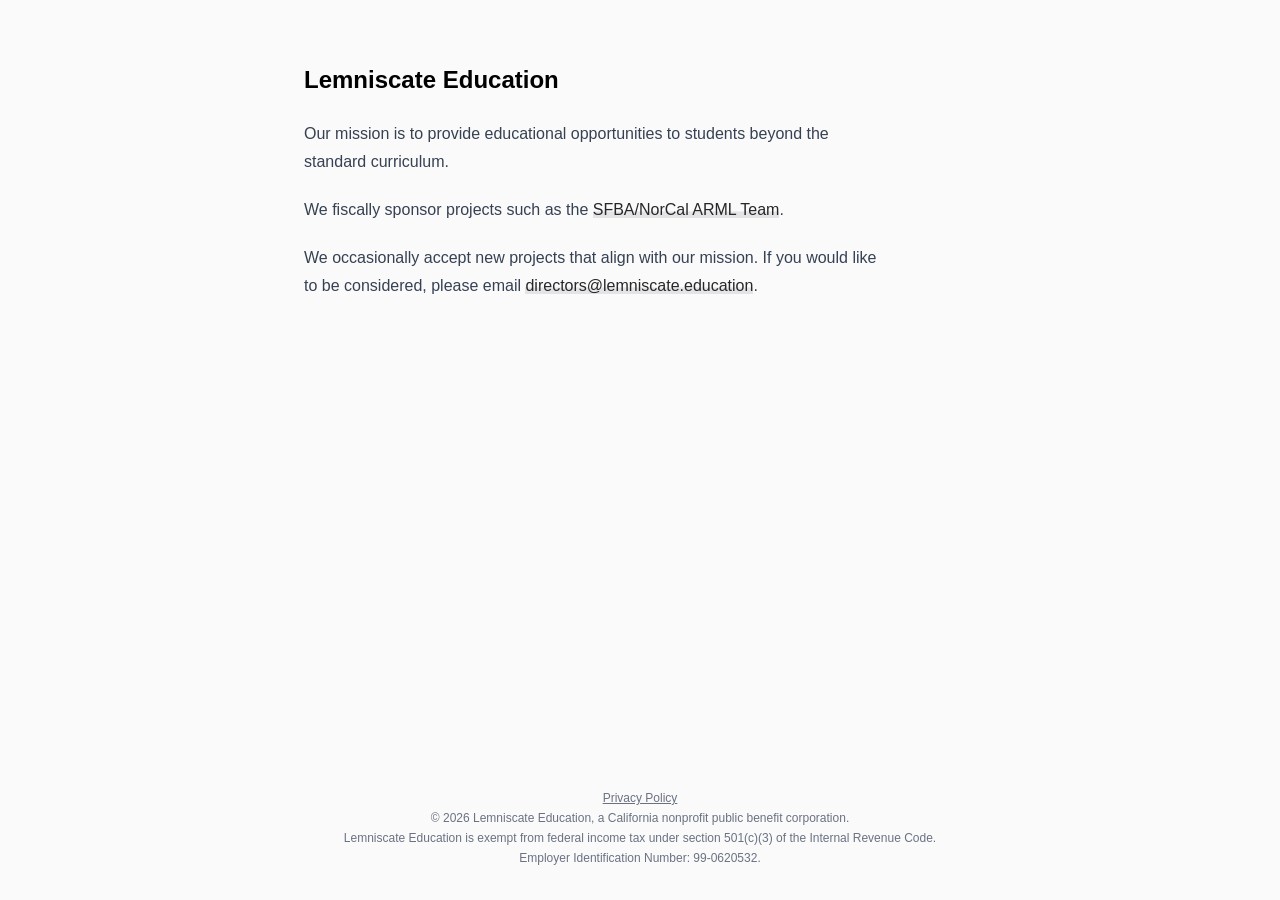
<file: index.html>
<!doctype html>

<html lang="en" class="bg-zinc-50">
  <head>
    <meta charset="utf-8" />
    <meta name="viewport" content="width=device-width, initial-scale=1" />

    <link rel="canonical" href="https://lemniscate.education/" />
    <title>Lemniscate Education</title>

    <meta name="og:title" content="Lemniscate Education" />
    <meta property="og:type" content="website" />
    <meta property="og:site_name" content="Lemniscate Education" />

    <link rel="preconnect" href="https://rsms.me/" />
    <link rel="stylesheet" href="https://rsms.me/inter/inter.css" />
    <link rel="stylesheet" href="/style.css" />
  </head>

  <body class="overflow-y-scroll flex flex-col min-h-screen p-4 pt-8 md:p-8 md:pt-16">
    <div class="w-full max-w-2xl flex-1 mx-auto flex flex-col gap-6">
      <header class="flex flex-col md:flex-row gap-2 md:gap-4 md:justify-between items-center">
        <a class="text-2xl font-semibold" href="/">Lemniscate Education</a>
      </header>

      <div class="flex-1">
        <div class="prose">
          <p>Our mission is to provide educational opportunities to students beyond the standard curriculum.</p>

          <p>
            We fiscally sponsor projects such as the
            <a rel="external" href="https://sfbanorcalarml.org/">SFBA/NorCal ARML Team</a>.
          </p>

          <p>
            We occasionally accept new projects that align with our mission. If you would like to be considered, please
            email <a href="mailto:directors@lemniscate.education">directors@lemniscate.education</a>.
          </p>
        </div>
      </div>

      <div class="self-center flex flex-col items-center text-sm text-gray-500 text-center">
        <p><a href="/privacy" style="text-decoration: underline">Privacy Policy</a></p>
        <p>&copy; 2026 Lemniscate Education, a California nonprofit public benefit corporation.</p>
        <p>
          Lemniscate Education is exempt from federal income tax under section 501(c)(3) of the Internal Revenue Code.
        </p>
        <p>Employer Identification Number: 99-0620532.</p>
      </div>
    </div>
  </body>
</html>
</file>
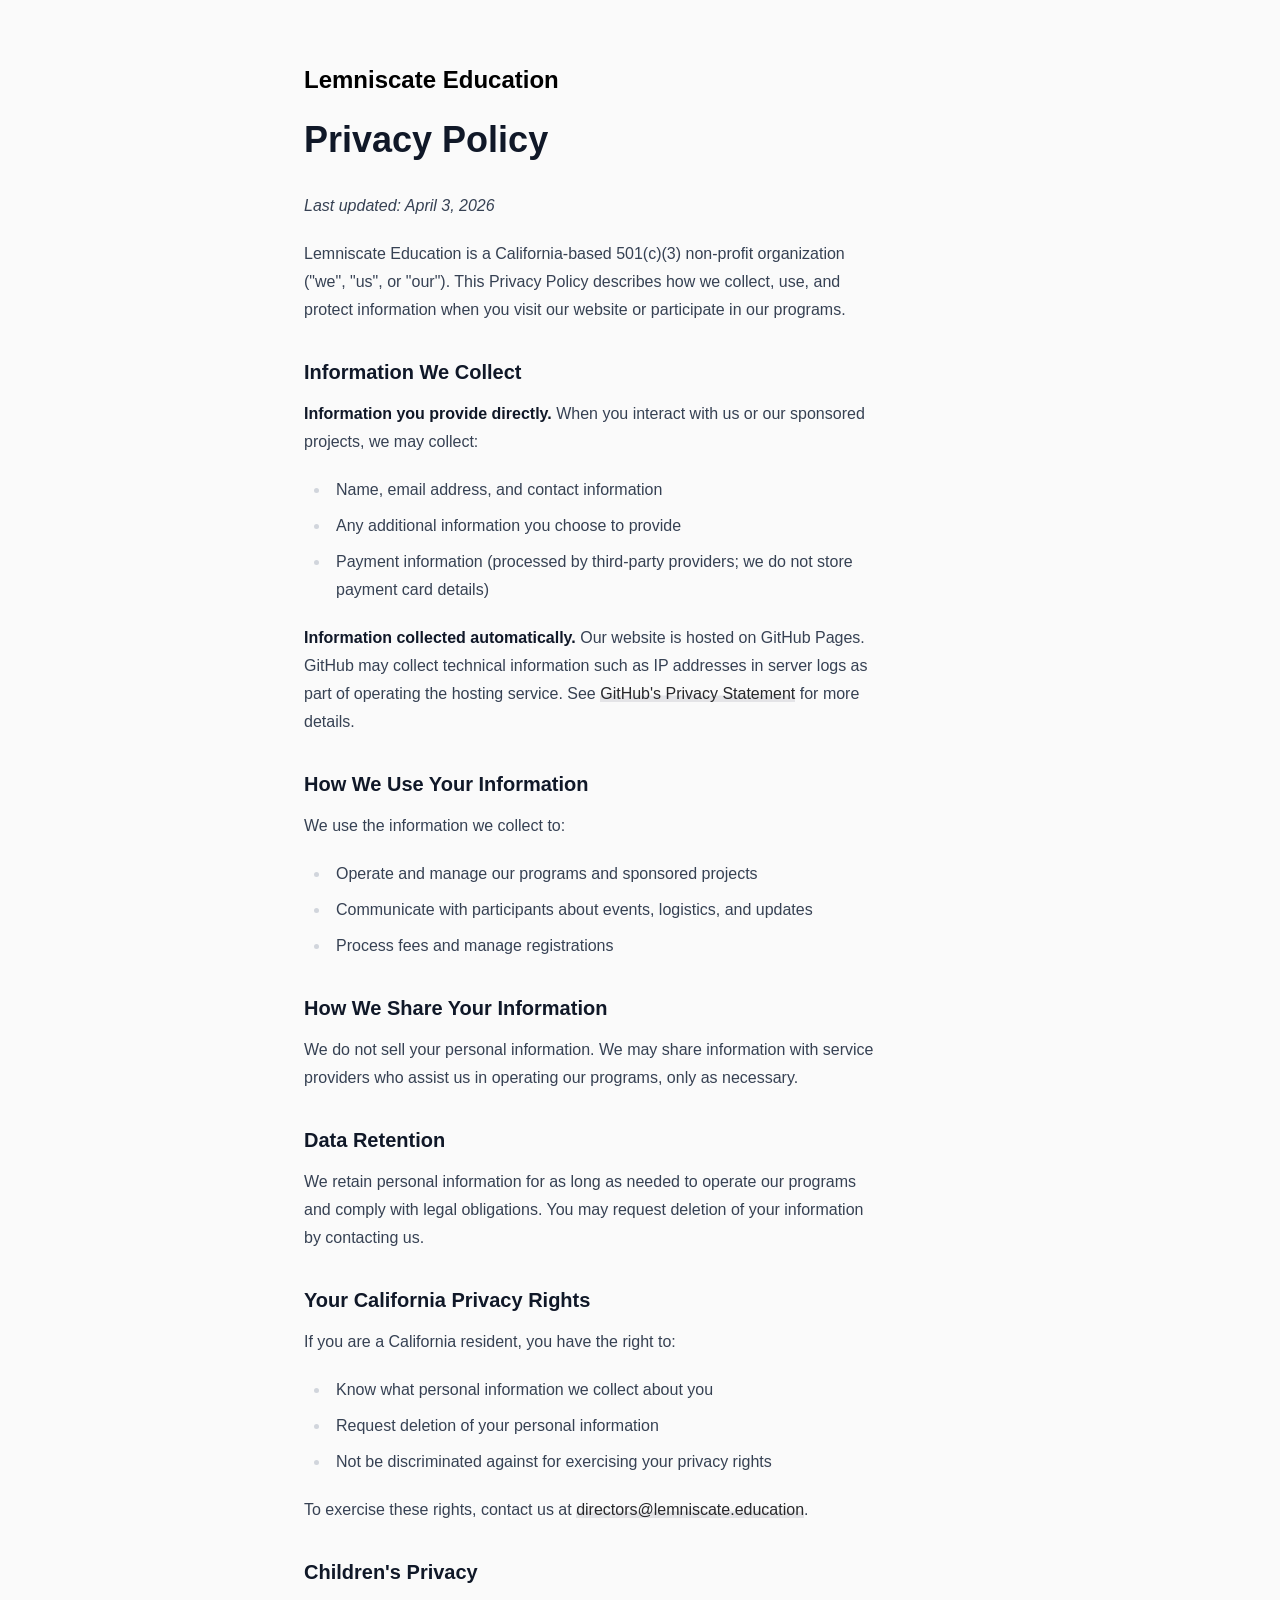
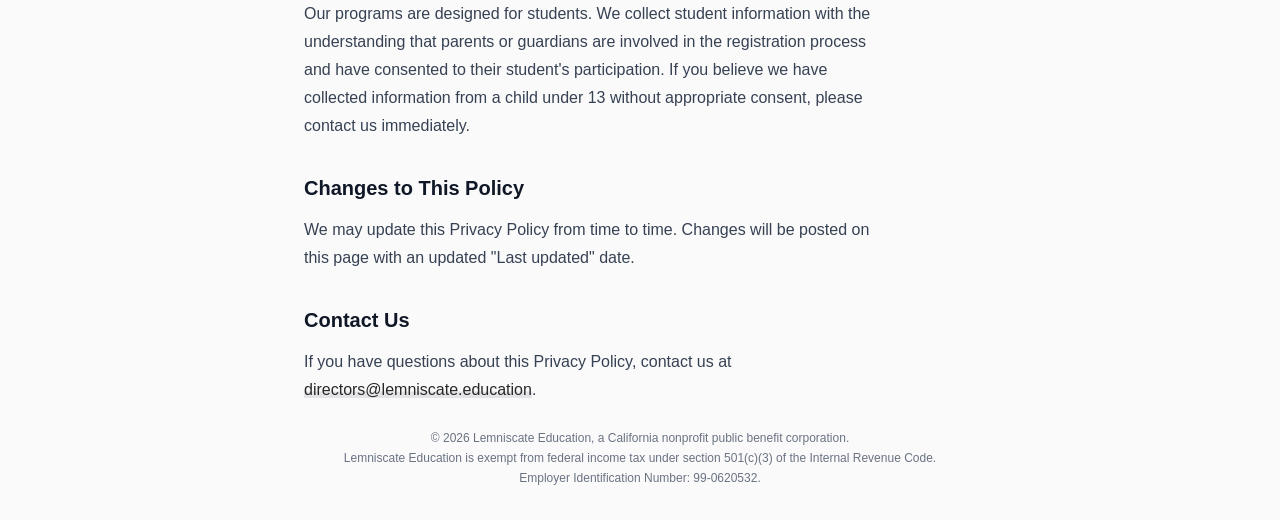
<file: privacy.html>
<!doctype html>

<html lang="en" class="bg-zinc-50">
  <head>
    <meta charset="utf-8" />
    <meta name="viewport" content="width=device-width, initial-scale=1" />

    <link rel="canonical" href="https://lemniscate.education/privacy" />
    <title>Privacy Policy - Lemniscate Education</title>

    <meta name="og:title" content="Privacy Policy - Lemniscate Education" />
    <meta property="og:type" content="website" />
    <meta property="og:site_name" content="Lemniscate Education" />

    <link rel="preconnect" href="https://rsms.me/" />
    <link rel="stylesheet" href="https://rsms.me/inter/inter.css" />
    <link rel="stylesheet" href="/style.css" />
  </head>

  <body class="overflow-y-scroll flex flex-col min-h-screen p-4 pt-8 md:p-8 md:pt-16">
    <div class="w-full max-w-2xl flex-1 mx-auto flex flex-col gap-6">
      <header class="flex flex-col md:flex-row gap-2 md:gap-4 md:justify-between items-center">
        <a class="text-2xl font-semibold" href="/">Lemniscate Education</a>
      </header>

      <div class="flex-1">
        <div class="prose">
          <h1>Privacy Policy</h1>

          <p><em>Last updated: April 3, 2026</em></p>

          <p>
            Lemniscate Education is a California-based 501(c)(3) non-profit organization ("we", "us", or "our"). This
            Privacy Policy describes how we collect, use, and protect information when you visit our website or
            participate in our programs.
          </p>

          <h3>Information We Collect</h3>

          <p>
            <strong>Information you provide directly.</strong> When you interact with us or our sponsored projects, we
            may collect:
          </p>

          <ul>
            <li>Name, email address, and contact information</li>
            <li>Any additional information you choose to provide</li>
            <li>Payment information (processed by third-party providers; we do not store payment card details)</li>
          </ul>

          <p>
            <strong>Information collected automatically.</strong> Our website is hosted on GitHub Pages. GitHub may
            collect technical information such as IP addresses in server logs as part of operating the hosting service.
            See
            <a href="https://docs.github.com/en/site-policy/privacy-policies/github-general-privacy-statement"
              >GitHub's Privacy Statement</a
            >
            for more details.
          </p>

          <h3>How We Use Your Information</h3>

          <p>We use the information we collect to:</p>

          <ul>
            <li>Operate and manage our programs and sponsored projects</li>
            <li>Communicate with participants about events, logistics, and updates</li>
            <li>Process fees and manage registrations</li>
          </ul>

          <h3>How We Share Your Information</h3>

          <p>
            We do not sell your personal information. We may share information with service providers who assist us in
            operating our programs, only as necessary.
          </p>

          <h3>Data Retention</h3>

          <p>
            We retain personal information for as long as needed to operate our programs and comply with legal
            obligations. You may request deletion of your information by contacting us.
          </p>

          <h3>Your California Privacy Rights</h3>

          <p>If you are a California resident, you have the right to:</p>

          <ul>
            <li>Know what personal information we collect about you</li>
            <li>Request deletion of your personal information</li>
            <li>Not be discriminated against for exercising your privacy rights</li>
          </ul>

          <p>
            To exercise these rights, contact us at
            <a href="mailto:directors@lemniscate.education">directors@lemniscate.education</a>.
          </p>

          <h3>Children's Privacy</h3>

          <p>
            Our programs are designed for students. We collect student information with the understanding that parents or
            guardians are involved in the registration process and have consented to their student's participation. If
            you believe we have collected information from a child under 13 without appropriate consent, please contact
            us immediately.
          </p>

          <h3>Changes to This Policy</h3>

          <p>
            We may update this Privacy Policy from time to time. Changes will be posted on this page with an updated
            "Last updated" date.
          </p>

          <h3>Contact Us</h3>

          <p>
            If you have questions about this Privacy Policy, contact us at
            <a href="mailto:directors@lemniscate.education">directors@lemniscate.education</a>.
          </p>
        </div>
      </div>

      <div class="self-center flex flex-col items-center text-sm text-gray-500 text-center">
        <p>&copy; 2026 Lemniscate Education, a California nonprofit public benefit corporation.</p>
        <p>
          Lemniscate Education is exempt from federal income tax under section 501(c)(3) of the Internal Revenue Code.
        </p>
        <p>Employer Identification Number: 99-0620532.</p>
      </div>
    </div>
  </body>
</html>
</file>
<file: style.css>
/*! tailwindcss v4.1.18 | MIT License | https://tailwindcss.com */
@layer properties;
@layer theme, base, components, utilities;
@layer theme {
  :root,
  :host {
    --font-sans: InterVariable, sans-serif;
    --font-mono: ui-monospace, SFMono-Regular, Menlo, Monaco, Consolas, "Liberation Mono", "Courier New", monospace;
    --color-gray-500: oklch(55.1% 0.027 264.364);
    --color-zinc-50: oklch(98.5% 0 0);
    --color-zinc-200: oklch(92% 0.004 286.32);
    --color-zinc-300: oklch(87.1% 0.006 286.286);
    --color-zinc-800: oklch(27.4% 0.006 286.033);
    --spacing: 0.25rem;
    --container-2xl: 42rem;
    --text-sm: 0.75rem;
    --text-sm--line-height: calc(1.25 / 0.75);
    --text-2xl: 1.5rem;
    --text-2xl--line-height: calc(2 / 1.5);
    --font-weight-semibold: 600;
    --default-font-family: var(--font-sans);
    --default-mono-font-family: var(--font-mono);
  }
}
@layer base {
  *,
  ::after,
  ::before,
  ::backdrop,
  ::file-selector-button {
    box-sizing: border-box;
    margin: 0;
    padding: 0;
    border: 0 solid;
  }
  html,
  :host {
    line-height: 1.5;
    -webkit-text-size-adjust: 100%;
    tab-size: 4;
    font-family: var(
      --default-font-family,
      ui-sans-serif,
      system-ui,
      sans-serif,
      "Apple Color Emoji",
      "Segoe UI Emoji",
      "Segoe UI Symbol",
      "Noto Color Emoji"
    );
    font-feature-settings: var(--default-font-feature-settings, normal);
    font-variation-settings: var(--default-font-variation-settings, normal);
    -webkit-tap-highlight-color: transparent;
  }
  hr {
    height: 0;
    color: inherit;
    border-top-width: 1px;
  }
  abbr:where([title]) {
    -webkit-text-decoration: underline dotted;
    text-decoration: underline dotted;
  }
  h1,
  h2,
  h3,
  h4,
  h5,
  h6 {
    font-size: inherit;
    font-weight: inherit;
  }
  a {
    color: inherit;
    -webkit-text-decoration: inherit;
    text-decoration: inherit;
  }
  b,
  strong {
    font-weight: bolder;
  }
  code,
  kbd,
  samp,
  pre {
    font-family: var(
      --default-mono-font-family,
      ui-monospace,
      SFMono-Regular,
      Menlo,
      Monaco,
      Consolas,
      "Liberation Mono",
      "Courier New",
      monospace
    );
    font-feature-settings: var(--default-mono-font-feature-settings, normal);
    font-variation-settings: var(--default-mono-font-variation-settings, normal);
    font-size: 1em;
  }
  small {
    font-size: 80%;
  }
  sub,
  sup {
    font-size: 75%;
    line-height: 0;
    position: relative;
    vertical-align: baseline;
  }
  sub {
    bottom: -0.25em;
  }
  sup {
    top: -0.5em;
  }
  table {
    text-indent: 0;
    border-color: inherit;
    border-collapse: collapse;
  }
  :-moz-focusring {
    outline: auto;
  }
  progress {
    vertical-align: baseline;
  }
  summary {
    display: list-item;
  }
  ol,
  ul,
  menu {
    list-style: none;
  }
  img,
  svg,
  video,
  canvas,
  audio,
  iframe,
  embed,
  object {
    display: block;
    vertical-align: middle;
  }
  img,
  video {
    max-width: 100%;
    height: auto;
  }
  button,
  input,
  select,
  optgroup,
  textarea,
  ::file-selector-button {
    font: inherit;
    font-feature-settings: inherit;
    font-variation-settings: inherit;
    letter-spacing: inherit;
    color: inherit;
    border-radius: 0;
    background-color: transparent;
    opacity: 1;
  }
  :where(select:is([multiple], [size])) optgroup {
    font-weight: bolder;
  }
  :where(select:is([multiple], [size])) optgroup option {
    padding-inline-start: 20px;
  }
  ::file-selector-button {
    margin-inline-end: 4px;
  }
  ::placeholder {
    opacity: 1;
  }
  @supports (not (-webkit-appearance: -apple-pay-button)) or (contain-intrinsic-size: 1px) {
    ::placeholder {
      color: currentcolor;
      @supports (color: color-mix(in lab, red, red)) {
        color: color-mix(in oklab, currentcolor 50%, transparent);
      }
    }
  }
  textarea {
    resize: vertical;
  }
  ::-webkit-search-decoration {
    -webkit-appearance: none;
  }
  ::-webkit-date-and-time-value {
    min-height: 1lh;
    text-align: inherit;
  }
  ::-webkit-datetime-edit {
    display: inline-flex;
  }
  ::-webkit-datetime-edit-fields-wrapper {
    padding: 0;
  }
  ::-webkit-datetime-edit,
  ::-webkit-datetime-edit-year-field,
  ::-webkit-datetime-edit-month-field,
  ::-webkit-datetime-edit-day-field,
  ::-webkit-datetime-edit-hour-field,
  ::-webkit-datetime-edit-minute-field,
  ::-webkit-datetime-edit-second-field,
  ::-webkit-datetime-edit-millisecond-field,
  ::-webkit-datetime-edit-meridiem-field {
    padding-block: 0;
  }
  ::-webkit-calendar-picker-indicator {
    line-height: 1;
  }
  :-moz-ui-invalid {
    box-shadow: none;
  }
  button,
  input:where([type="button"], [type="reset"], [type="submit"]),
  ::file-selector-button {
    appearance: button;
  }
  ::-webkit-inner-spin-button,
  ::-webkit-outer-spin-button {
    height: auto;
  }
  [hidden]:where(:not([hidden="until-found"])) {
    display: none !important;
  }
}
@layer utilities {
  .mx-auto {
    margin-inline: auto;
  }
  .prose {
    color: var(--tw-prose-body);
    max-width: 65ch;
    :where(p):not(:where([class~="not-prose"], [class~="not-prose"] *)) {
      margin-top: 1.25em;
      margin-bottom: 1.25em;
    }
    :where([class~="lead"]):not(:where([class~="not-prose"], [class~="not-prose"] *)) {
      color: var(--tw-prose-lead);
      font-size: 1.25em;
      line-height: 1.6;
      margin-top: 1.2em;
      margin-bottom: 1.2em;
    }
    :where(a):not(:where([class~="not-prose"], [class~="not-prose"] *)) {
      color: var(--tw-prose-links);
      text-decoration: underline;
      font-weight: 500;
    }
    :where(strong):not(:where([class~="not-prose"], [class~="not-prose"] *)) {
      color: var(--tw-prose-bold);
      font-weight: 600;
    }
    :where(a strong):not(:where([class~="not-prose"], [class~="not-prose"] *)) {
      color: inherit;
    }
    :where(blockquote strong):not(:where([class~="not-prose"], [class~="not-prose"] *)) {
      color: inherit;
    }
    :where(thead th strong):not(:where([class~="not-prose"], [class~="not-prose"] *)) {
      color: inherit;
    }
    :where(ol):not(:where([class~="not-prose"], [class~="not-prose"] *)) {
      list-style-type: decimal;
      margin-top: 1.25em;
      margin-bottom: 1.25em;
      padding-inline-start: 1.625em;
    }
    :where(ol[type="A"]):not(:where([class~="not-prose"], [class~="not-prose"] *)) {
      list-style-type: upper-alpha;
    }
    :where(ol[type="a"]):not(:where([class~="not-prose"], [class~="not-prose"] *)) {
      list-style-type: lower-alpha;
    }
    :where(ol[type="A" s]):not(:where([class~="not-prose"], [class~="not-prose"] *)) {
      list-style-type: upper-alpha;
    }
    :where(ol[type="a" s]):not(:where([class~="not-prose"], [class~="not-prose"] *)) {
      list-style-type: lower-alpha;
    }
    :where(ol[type="I"]):not(:where([class~="not-prose"], [class~="not-prose"] *)) {
      list-style-type: upper-roman;
    }
    :where(ol[type="i"]):not(:where([class~="not-prose"], [class~="not-prose"] *)) {
      list-style-type: lower-roman;
    }
    :where(ol[type="I" s]):not(:where([class~="not-prose"], [class~="not-prose"] *)) {
      list-style-type: upper-roman;
    }
    :where(ol[type="i" s]):not(:where([class~="not-prose"], [class~="not-prose"] *)) {
      list-style-type: lower-roman;
    }
    :where(ol[type="1"]):not(:where([class~="not-prose"], [class~="not-prose"] *)) {
      list-style-type: decimal;
    }
    :where(ul):not(:where([class~="not-prose"], [class~="not-prose"] *)) {
      list-style-type: disc;
      margin-top: 1.25em;
      margin-bottom: 1.25em;
      padding-inline-start: 1.625em;
    }
    :where(ol > li):not(:where([class~="not-prose"], [class~="not-prose"] *))::marker {
      font-weight: 400;
      color: var(--tw-prose-counters);
    }
    :where(ul > li):not(:where([class~="not-prose"], [class~="not-prose"] *))::marker {
      color: var(--tw-prose-bullets);
    }
    :where(dt):not(:where([class~="not-prose"], [class~="not-prose"] *)) {
      color: var(--tw-prose-headings);
      font-weight: 600;
      margin-top: 1.25em;
    }
    :where(hr):not(:where([class~="not-prose"], [class~="not-prose"] *)) {
      border-color: var(--tw-prose-hr);
      border-top-width: 1px;
      margin-top: 3em;
      margin-bottom: 3em;
    }
    :where(blockquote):not(:where([class~="not-prose"], [class~="not-prose"] *)) {
      font-weight: 500;
      font-style: italic;
      color: var(--tw-prose-quotes);
      border-inline-start-width: 0.25rem;
      border-inline-start-color: var(--tw-prose-quote-borders);
      quotes: "\201C" "\201D" "\2018" "\2019";
      margin-top: 1.6em;
      margin-bottom: 1.6em;
      padding-inline-start: 1em;
    }
    :where(blockquote p:first-of-type):not(:where([class~="not-prose"], [class~="not-prose"] *))::before {
      content: open-quote;
    }
    :where(blockquote p:last-of-type):not(:where([class~="not-prose"], [class~="not-prose"] *))::after {
      content: close-quote;
    }
    :where(h1):not(:where([class~="not-prose"], [class~="not-prose"] *)) {
      color: var(--tw-prose-headings);
      font-weight: 800;
      font-size: 2.25em;
      margin-top: 0;
      margin-bottom: 0.8888889em;
      line-height: 1.1111111;
    }
    :where(h1 strong):not(:where([class~="not-prose"], [class~="not-prose"] *)) {
      font-weight: 900;
      color: inherit;
    }
    :where(h2):not(:where([class~="not-prose"], [class~="not-prose"] *)) {
      color: var(--tw-prose-headings);
      font-weight: 700;
      font-size: 1.5em;
      margin-top: 2em;
      margin-bottom: 1em;
      line-height: 1.3333333;
    }
    :where(h2 strong):not(:where([class~="not-prose"], [class~="not-prose"] *)) {
      font-weight: 800;
      color: inherit;
    }
    :where(h3):not(:where([class~="not-prose"], [class~="not-prose"] *)) {
      color: var(--tw-prose-headings);
      font-weight: 600;
      font-size: 1.25em;
      margin-top: 1.6em;
      margin-bottom: 0.6em;
      line-height: 1.6;
    }
    :where(h3 strong):not(:where([class~="not-prose"], [class~="not-prose"] *)) {
      font-weight: 700;
      color: inherit;
    }
    :where(h4):not(:where([class~="not-prose"], [class~="not-prose"] *)) {
      color: var(--tw-prose-headings);
      font-weight: 600;
      margin-top: 1.5em;
      margin-bottom: 0.5em;
      line-height: 1.5;
    }
    :where(h4 strong):not(:where([class~="not-prose"], [class~="not-prose"] *)) {
      font-weight: 700;
      color: inherit;
    }
    :where(img):not(:where([class~="not-prose"], [class~="not-prose"] *)) {
      margin-top: 2em;
      margin-bottom: 2em;
    }
    :where(picture):not(:where([class~="not-prose"], [class~="not-prose"] *)) {
      display: block;
      margin-top: 2em;
      margin-bottom: 2em;
    }
    :where(video):not(:where([class~="not-prose"], [class~="not-prose"] *)) {
      margin-top: 2em;
      margin-bottom: 2em;
    }
    :where(kbd):not(:where([class~="not-prose"], [class~="not-prose"] *)) {
      font-weight: 500;
      font-family: inherit;
      color: var(--tw-prose-kbd);
      box-shadow:
        0 0 0 1px var(--tw-prose-kbd-shadows),
        0 3px 0 var(--tw-prose-kbd-shadows);
      font-size: 0.875em;
      border-radius: 0.3125rem;
      padding-top: 0.1875em;
      padding-inline-end: 0.375em;
      padding-bottom: 0.1875em;
      padding-inline-start: 0.375em;
    }
    :where(code):not(:where([class~="not-prose"], [class~="not-prose"] *)) {
      color: var(--tw-prose-code);
      font-weight: 600;
      font-size: 0.875em;
    }
    :where(code):not(:where([class~="not-prose"], [class~="not-prose"] *))::before {
      content: "`";
    }
    :where(code):not(:where([class~="not-prose"], [class~="not-prose"] *))::after {
      content: "`";
    }
    :where(a code):not(:where([class~="not-prose"], [class~="not-prose"] *)) {
      color: inherit;
    }
    :where(h1 code):not(:where([class~="not-prose"], [class~="not-prose"] *)) {
      color: inherit;
    }
    :where(h2 code):not(:where([class~="not-prose"], [class~="not-prose"] *)) {
      color: inherit;
      font-size: 0.875em;
    }
    :where(h3 code):not(:where([class~="not-prose"], [class~="not-prose"] *)) {
      color: inherit;
      font-size: 0.9em;
    }
    :where(h4 code):not(:where([class~="not-prose"], [class~="not-prose"] *)) {
      color: inherit;
    }
    :where(blockquote code):not(:where([class~="not-prose"], [class~="not-prose"] *)) {
      color: inherit;
    }
    :where(thead th code):not(:where([class~="not-prose"], [class~="not-prose"] *)) {
      color: inherit;
    }
    :where(pre):not(:where([class~="not-prose"], [class~="not-prose"] *)) {
      color: var(--tw-prose-pre-code);
      background-color: var(--tw-prose-pre-bg);
      overflow-x: auto;
      font-weight: 400;
      font-size: 0.875em;
      line-height: 1.7142857;
      margin-top: 1.7142857em;
      margin-bottom: 1.7142857em;
      border-radius: 0.375rem;
      padding-top: 0.8571429em;
      padding-inline-end: 1.1428571em;
      padding-bottom: 0.8571429em;
      padding-inline-start: 1.1428571em;
    }
    :where(pre code):not(:where([class~="not-prose"], [class~="not-prose"] *)) {
      background-color: transparent;
      border-width: 0;
      border-radius: 0;
      padding: 0;
      font-weight: inherit;
      color: inherit;
      font-size: inherit;
      font-family: inherit;
      line-height: inherit;
    }
    :where(pre code):not(:where([class~="not-prose"], [class~="not-prose"] *))::before {
      content: none;
    }
    :where(pre code):not(:where([class~="not-prose"], [class~="not-prose"] *))::after {
      content: none;
    }
    :where(table):not(:where([class~="not-prose"], [class~="not-prose"] *)) {
      width: 100%;
      table-layout: auto;
      margin-top: 2em;
      margin-bottom: 2em;
      font-size: 0.875em;
      line-height: 1.7142857;
    }
    :where(thead):not(:where([class~="not-prose"], [class~="not-prose"] *)) {
      border-bottom-width: 1px;
      border-bottom-color: var(--tw-prose-th-borders);
    }
    :where(thead th):not(:where([class~="not-prose"], [class~="not-prose"] *)) {
      color: var(--tw-prose-headings);
      font-weight: 600;
      vertical-align: bottom;
      padding-inline-end: 0.5714286em;
      padding-bottom: 0.5714286em;
      padding-inline-start: 0.5714286em;
    }
    :where(tbody tr):not(:where([class~="not-prose"], [class~="not-prose"] *)) {
      border-bottom-width: 1px;
      border-bottom-color: var(--tw-prose-td-borders);
    }
    :where(tbody tr:last-child):not(:where([class~="not-prose"], [class~="not-prose"] *)) {
      border-bottom-width: 0;
    }
    :where(tbody td):not(:where([class~="not-prose"], [class~="not-prose"] *)) {
      vertical-align: baseline;
    }
    :where(tfoot):not(:where([class~="not-prose"], [class~="not-prose"] *)) {
      border-top-width: 1px;
      border-top-color: var(--tw-prose-th-borders);
    }
    :where(tfoot td):not(:where([class~="not-prose"], [class~="not-prose"] *)) {
      vertical-align: top;
    }
    :where(th, td):not(:where([class~="not-prose"], [class~="not-prose"] *)) {
      text-align: start;
    }
    :where(figure > *):not(:where([class~="not-prose"], [class~="not-prose"] *)) {
      margin-top: 0;
      margin-bottom: 0;
    }
    :where(figcaption):not(:where([class~="not-prose"], [class~="not-prose"] *)) {
      color: var(--tw-prose-captions);
      font-size: 0.875em;
      line-height: 1.4285714;
      margin-top: 0.8571429em;
    }
    --tw-prose-body: oklch(37.3% 0.034 259.733);
    --tw-prose-headings: oklch(21% 0.034 264.665);
    --tw-prose-lead: oklch(44.6% 0.03 256.802);
    --tw-prose-links: oklch(21% 0.034 264.665);
    --tw-prose-bold: oklch(21% 0.034 264.665);
    --tw-prose-counters: oklch(55.1% 0.027 264.364);
    --tw-prose-bullets: oklch(87.2% 0.01 258.338);
    --tw-prose-hr: oklch(92.8% 0.006 264.531);
    --tw-prose-quotes: oklch(21% 0.034 264.665);
    --tw-prose-quote-borders: oklch(92.8% 0.006 264.531);
    --tw-prose-captions: oklch(55.1% 0.027 264.364);
    --tw-prose-kbd: oklch(21% 0.034 264.665);
    --tw-prose-kbd-shadows: color-mix(in oklab, oklch(21% 0.034 264.665) 10%, transparent);
    --tw-prose-code: oklch(21% 0.034 264.665);
    --tw-prose-pre-code: oklch(92.8% 0.006 264.531);
    --tw-prose-pre-bg: oklch(27.8% 0.033 256.848);
    --tw-prose-th-borders: oklch(87.2% 0.01 258.338);
    --tw-prose-td-borders: oklch(92.8% 0.006 264.531);
    --tw-prose-invert-body: oklch(87.2% 0.01 258.338);
    --tw-prose-invert-headings: #fff;
    --tw-prose-invert-lead: oklch(70.7% 0.022 261.325);
    --tw-prose-invert-links: #fff;
    --tw-prose-invert-bold: #fff;
    --tw-prose-invert-counters: oklch(70.7% 0.022 261.325);
    --tw-prose-invert-bullets: oklch(44.6% 0.03 256.802);
    --tw-prose-invert-hr: oklch(37.3% 0.034 259.733);
    --tw-prose-invert-quotes: oklch(96.7% 0.003 264.542);
    --tw-prose-invert-quote-borders: oklch(37.3% 0.034 259.733);
    --tw-prose-invert-captions: oklch(70.7% 0.022 261.325);
    --tw-prose-invert-kbd: #fff;
    --tw-prose-invert-kbd-shadows: rgb(255 255 255 / 10%);
    --tw-prose-invert-code: #fff;
    --tw-prose-invert-pre-code: oklch(87.2% 0.01 258.338);
    --tw-prose-invert-pre-bg: rgb(0 0 0 / 50%);
    --tw-prose-invert-th-borders: oklch(44.6% 0.03 256.802);
    --tw-prose-invert-td-borders: oklch(37.3% 0.034 259.733);
    font-size: 1rem;
    line-height: 1.75;
    :where(picture > img):not(:where([class~="not-prose"], [class~="not-prose"] *)) {
      margin-top: 0;
      margin-bottom: 0;
    }
    :where(li):not(:where([class~="not-prose"], [class~="not-prose"] *)) {
      margin-top: 0.5em;
      margin-bottom: 0.5em;
    }
    :where(ol > li):not(:where([class~="not-prose"], [class~="not-prose"] *)) {
      padding-inline-start: 0.375em;
    }
    :where(ul > li):not(:where([class~="not-prose"], [class~="not-prose"] *)) {
      padding-inline-start: 0.375em;
    }
    :where(.prose > ul > li p):not(:where([class~="not-prose"], [class~="not-prose"] *)) {
      margin-top: 0.75em;
      margin-bottom: 0.75em;
    }
    :where(.prose > ul > li > p:first-child):not(:where([class~="not-prose"], [class~="not-prose"] *)) {
      margin-top: 1.25em;
    }
    :where(.prose > ul > li > p:last-child):not(:where([class~="not-prose"], [class~="not-prose"] *)) {
      margin-bottom: 1.25em;
    }
    :where(.prose > ol > li > p:first-child):not(:where([class~="not-prose"], [class~="not-prose"] *)) {
      margin-top: 1.25em;
    }
    :where(.prose > ol > li > p:last-child):not(:where([class~="not-prose"], [class~="not-prose"] *)) {
      margin-bottom: 1.25em;
    }
    :where(ul ul, ul ol, ol ul, ol ol):not(:where([class~="not-prose"], [class~="not-prose"] *)) {
      margin-top: 0.75em;
      margin-bottom: 0.75em;
    }
    :where(dl):not(:where([class~="not-prose"], [class~="not-prose"] *)) {
      margin-top: 1.25em;
      margin-bottom: 1.25em;
    }
    :where(dd):not(:where([class~="not-prose"], [class~="not-prose"] *)) {
      margin-top: 0.5em;
      padding-inline-start: 1.625em;
    }
    :where(hr + *):not(:where([class~="not-prose"], [class~="not-prose"] *)) {
      margin-top: 0;
    }
    :where(h2 + *):not(:where([class~="not-prose"], [class~="not-prose"] *)) {
      margin-top: 0;
    }
    :where(h3 + *):not(:where([class~="not-prose"], [class~="not-prose"] *)) {
      margin-top: 0;
    }
    :where(h4 + *):not(:where([class~="not-prose"], [class~="not-prose"] *)) {
      margin-top: 0;
    }
    :where(thead th:first-child):not(:where([class~="not-prose"], [class~="not-prose"] *)) {
      padding-inline-start: 0;
    }
    :where(thead th:last-child):not(:where([class~="not-prose"], [class~="not-prose"] *)) {
      padding-inline-end: 0;
    }
    :where(tbody td, tfoot td):not(:where([class~="not-prose"], [class~="not-prose"] *)) {
      padding-top: 0.5714286em;
      padding-inline-end: 0.5714286em;
      padding-bottom: 0.5714286em;
      padding-inline-start: 0.5714286em;
    }
    :where(tbody td:first-child, tfoot td:first-child):not(:where([class~="not-prose"], [class~="not-prose"] *)) {
      padding-inline-start: 0;
    }
    :where(tbody td:last-child, tfoot td:last-child):not(:where([class~="not-prose"], [class~="not-prose"] *)) {
      padding-inline-end: 0;
    }
    :where(figure):not(:where([class~="not-prose"], [class~="not-prose"] *)) {
      margin-top: 2em;
      margin-bottom: 2em;
    }
    :where(.prose > :first-child):not(:where([class~="not-prose"], [class~="not-prose"] *)) {
      margin-top: 0;
    }
    :where(.prose > :last-child):not(:where([class~="not-prose"], [class~="not-prose"] *)) {
      margin-bottom: 0;
    }
  }
  .block {
    display: block;
  }
  .flex {
    display: flex;
  }
  .min-h-screen {
    min-height: 100vh;
  }
  .w-full {
    width: 100%;
  }
  .max-w-2xl {
    max-width: var(--container-2xl);
  }
  .flex-1 {
    flex: 1;
  }
  .flex-col {
    flex-direction: column;
  }
  .items-center {
    align-items: center;
  }
  .gap-2 {
    gap: calc(var(--spacing) * 2);
  }
  .gap-6 {
    gap: calc(var(--spacing) * 6);
  }
  .self-center {
    align-self: center;
  }
  .overflow-y-scroll {
    overflow-y: scroll;
  }
  .bg-zinc-50 {
    background-color: var(--color-zinc-50);
  }
  .p-4 {
    padding: calc(var(--spacing) * 4);
  }
  .pt-8 {
    padding-top: calc(var(--spacing) * 8);
  }
  .text-center {
    text-align: center;
  }
  .text-2xl {
    font-size: var(--text-2xl);
    line-height: var(--tw-leading, var(--text-2xl--line-height));
  }
  .text-sm {
    font-size: var(--text-sm);
    line-height: var(--tw-leading, var(--text-sm--line-height));
  }
  .prose {
    a {
      text-decoration: inherit;
      color: var(--color-zinc-800);
      font-weight: 500;
      box-shadow: inset 0 -0.4em var(--color-zinc-200);
      transition: box-shadow 150ms ease-in-out;
      &:hover {
        box-shadow: inset 0 -0.6em var(--color-zinc-300);
      }
    }
  }
  .font-semibold {
    --tw-font-weight: var(--font-weight-semibold);
    font-weight: var(--font-weight-semibold);
  }
  .text-gray-500 {
    color: var(--color-gray-500);
  }
  .md\:flex-row {
    @media (width >= 48rem) {
      flex-direction: row;
    }
  }
  .md\:justify-between {
    @media (width >= 48rem) {
      justify-content: space-between;
    }
  }
  .md\:gap-4 {
    @media (width >= 48rem) {
      gap: calc(var(--spacing) * 4);
    }
  }
  .md\:p-8 {
    @media (width >= 48rem) {
      padding: calc(var(--spacing) * 8);
    }
  }
  .md\:pt-16 {
    @media (width >= 48rem) {
      padding-top: calc(var(--spacing) * 16);
    }
  }
}
@property --tw-font-weight {
  syntax: "*";
  inherits: false;
}
@layer properties {
  @supports ((-webkit-hyphens: none) and (not (margin-trim: inline))) or
    ((-moz-orient: inline) and (not (color: rgb(from red r g b)))) {
    *,
    ::before,
    ::after,
    ::backdrop {
      --tw-font-weight: initial;
    }
  }
}
</file>
